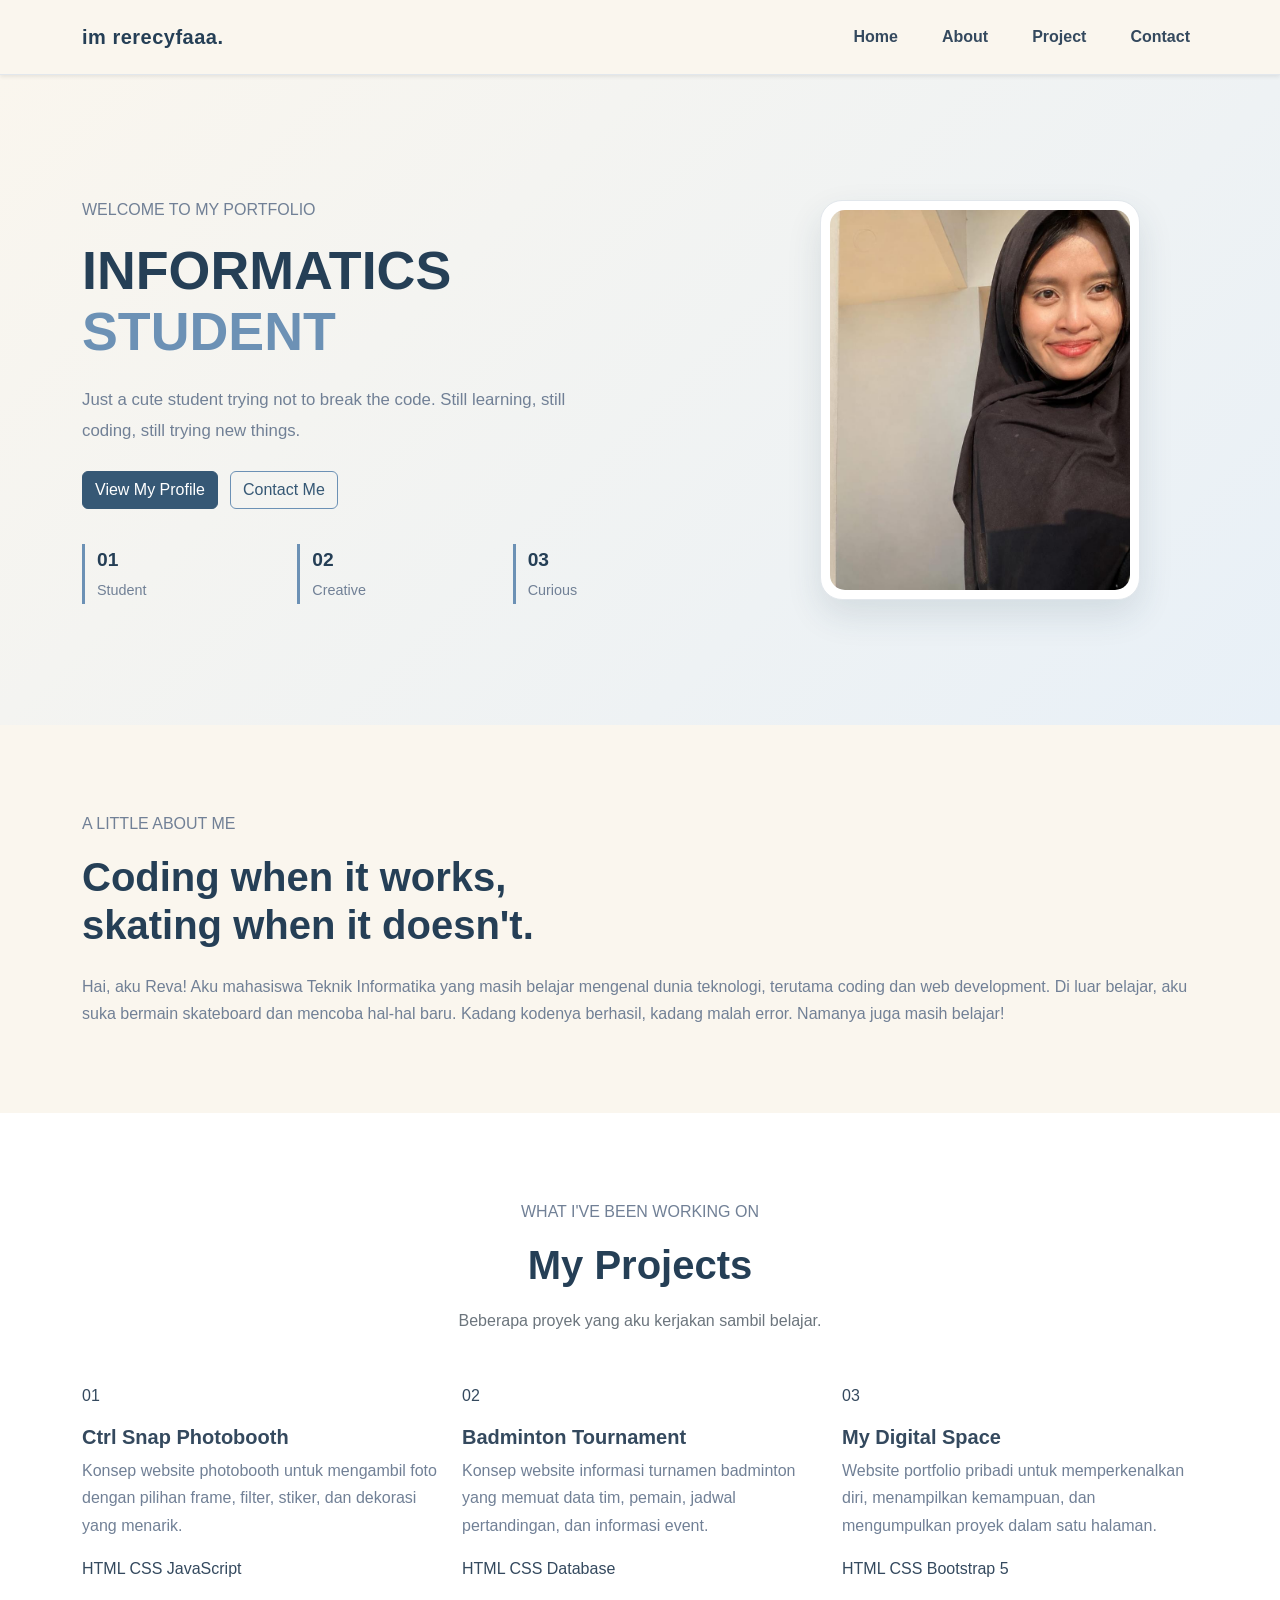
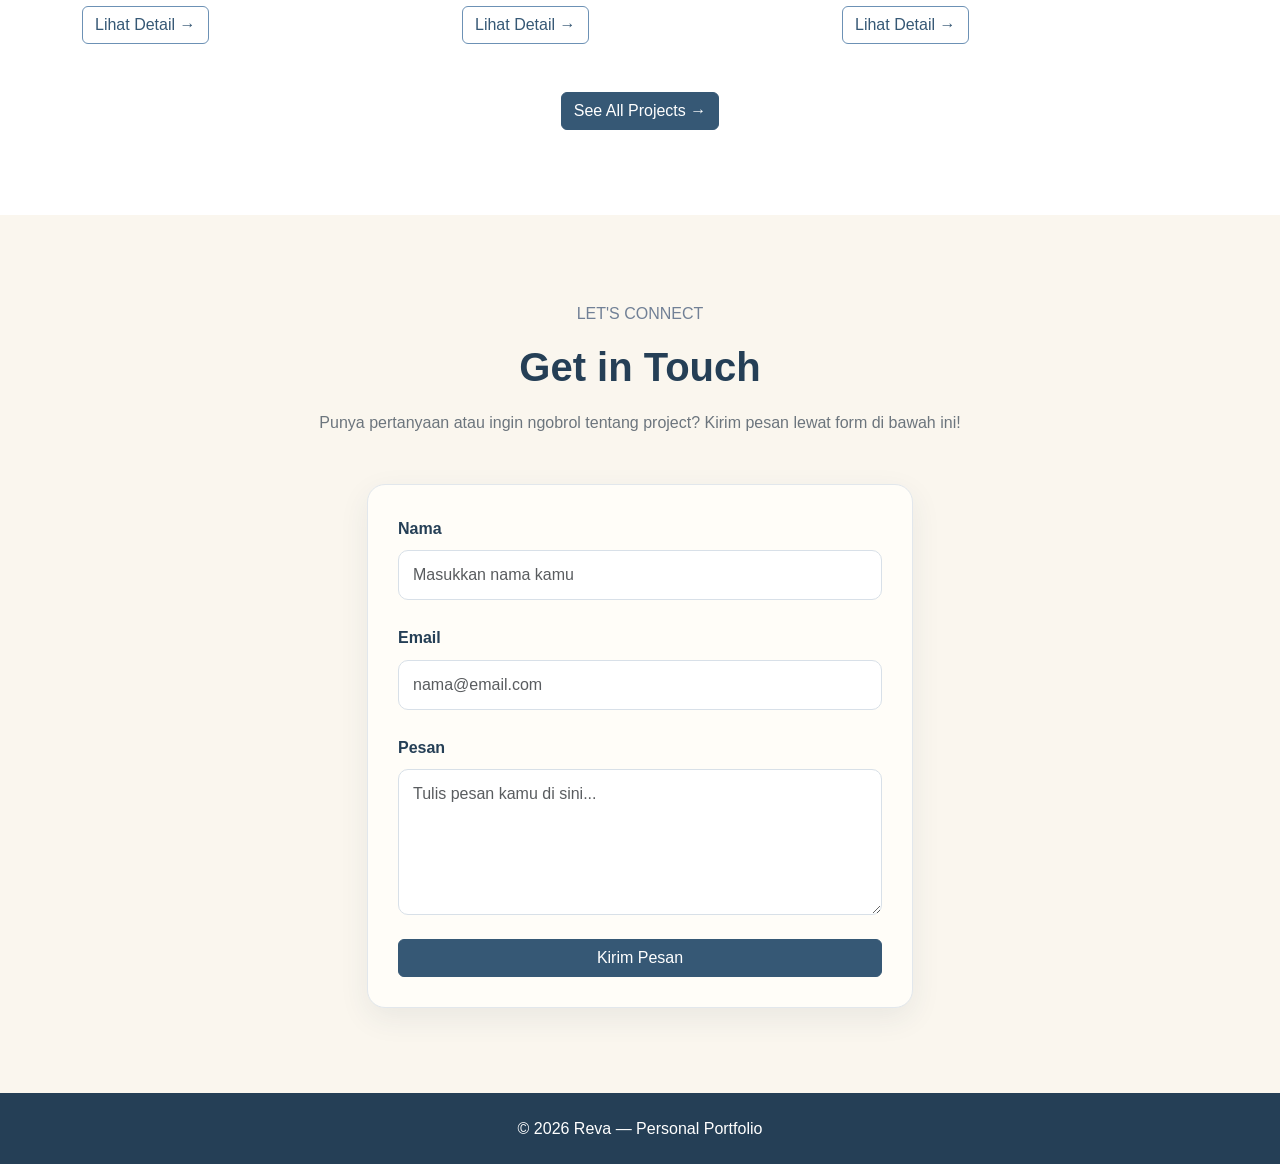
<file: index.html>
<!doctype html>
<html lang="id">
  <head>
    <meta charset="UTF-8" />
    <meta name="viewport" content="width=device-width, initial-scale=1.0" />
    <title>Reva | Personal Portfolio</title>

    <link
      href="https://cdn.jsdelivr.net/npm/bootstrap@5.3.3/dist/css/bootstrap.min.css"
      rel="stylesheet"
    />
    <link rel="stylesheet" href="style.css" />
  </head>

  <body>
    <!-- NAVBAR -->
    <header>
      <nav class="navbar navbar-expand-lg sticky-top shadow-sm">
        <div class="container">
          <a class="navbar-brand" href="#beranda">
            im rerecyfaaa<span>.</span>
          </a>

          <button
            class="navbar-toggler"
            type="button"
            data-bs-toggle="collapse"
            data-bs-target="#menuNavbar"
            aria-controls="menuNavbar"
            aria-expanded="false"
            aria-label="Buka menu navigasi"
          >
            <span class="navbar-toggler-icon"></span>
          </button>

          <div class="collapse navbar-collapse" id="menuNavbar">
            <ul class="navbar-nav ms-auto gap-lg-3">
              <li class="nav-item">
                <a class="nav-link" href="#beranda">Home</a>
              </li>
              <li class="nav-item">
                <a class="nav-link" href="#tentang">About</a>
              </li>
              <li class="nav-item">
                <a class="nav-link" href="#proyek">Project</a>
              </li>
              <li class="nav-item">
                <a class="nav-link" href="#kontak">Contact</a>
              </li>
            </ul>
          </div>
        </div>
      </nav>
    </header>

    <main>
      <!-- HOME -->
      <section id="beranda" class="hero">
        <div class="container">
          <div class="row align-items-center g-5">
            <div class="col-12 col-md-7 hero-text">
              <p class="eyebrow">WELCOME TO MY PORTFOLIO</p>

              <h1>
                INFORMATICS
                <span>STUDENT</span>
              </h1>

              <p class="hero-description">
                Just a cute student trying not to break the code. Still
                learning, still coding, still trying new things.
              </p>

              <div class="hero-actions">
                <a href="#tentang" class="btn btn-primary"> View My Profile </a>

                <a href="#kontak" class="btn btn-outline-primary">
                  Contact Me
                </a>
              </div>

              <div class="hero-stats">
                <div>
                  <strong>01</strong>
                  <span>Student</span>
                </div>
                <div>
                  <strong>02</strong>
                  <span>Creative</span>
                </div>
                <div>
                  <strong>03</strong>
                  <span>Curious</span>
                </div>
              </div>
            </div>

            <div class="col-12 col-md-5 hero-visual">
              <div class="photo-frame">
                <img
                  src="assets/reva fototoooooo.jpeg"
                  alt="Foto profil Reva"
                />
              </div>
            </div>
          </div>
        </div>
      </section>

      <!-- ABOUT -->
      <section id="tentang" class="section-padding">
        <div class="container">
          <div class="mb-4">
            <p class="eyebrow">A LITTLE ABOUT ME</p>
            <h2 class="section-title">
              Coding when it works,<br />
              skating when it doesn't.
            </h2>
          </div>

          <div class="about-box">
            <p class="mb-0">
              Hai, aku Reva! Aku mahasiswa Teknik Informatika yang masih belajar
              mengenal dunia teknologi, terutama coding dan web development. Di
              luar belajar, aku suka bermain skateboard dan mencoba hal-hal
              baru. Kadang kodenya berhasil, kadang malah error. Namanya juga
              masih belajar!
            </p>
          </div>
        </div>
      </section>

      <!-- PROJECT -->
      <section id="proyek" class="section-padding bg-white">
        <div class="container">
          <div class="text-center mb-5">
            <p class="eyebrow">WHAT I'VE BEEN WORKING ON</p>
            <h2 class="section-title">My Projects</h2>
            <p class="text-secondary mt-2">
              Beberapa proyek yang aku kerjakan sambil belajar.
            </p>
          </div>

          <div class="row g-4">
            <!-- PROJECT 01 -->
            <div class="col-12 col-md-6 col-lg-4">
              <article class="project-card h-100">
                <div class="project-number">01</div>
                <h3 class="h5 fw-bold mt-3">Ctrl Snap Photobooth</h3>
                <p>
                  Konsep website photobooth untuk mengambil foto dengan pilihan
                  frame, filter, stiker, dan dekorasi yang menarik.
                </p>

                <span class="project-tag">HTML</span>
                <span class="project-tag">CSS</span>
                <span class="project-tag">JavaScript</span>

                <div class="mt-4">
                  <a href="project.html" class="btn btn-outline-primary">
                    Lihat Detail →
                  </a>
                </div>
              </article>
            </div>

            <!-- PROJECT 02 -->
            <div class="col-12 col-md-6 col-lg-4">
              <article class="project-card h-100">
                <div class="project-number">02</div>
                <h3 class="h5 fw-bold mt-3">Badminton Tournament</h3>
                <p>
                  Konsep website informasi turnamen badminton yang memuat data
                  tim, pemain, jadwal pertandingan, dan informasi event.
                </p>

                <span class="project-tag">HTML</span>
                <span class="project-tag">CSS</span>
                <span class="project-tag">Database</span>

                <div class="mt-4">
                  <a href="project.html" class="btn btn-outline-primary">
                    Lihat Detail →
                  </a>
                </div>
              </article>
            </div>

            <!-- PROJECT 03 -->
            <div class="col-12 col-md-6 col-lg-4">
              <article class="project-card h-100">
                <div class="project-number">03</div>
                <h3 class="h5 fw-bold mt-3">My Digital Space</h3>
                <p>
                  Website portfolio pribadi untuk memperkenalkan diri,
                  menampilkan kemampuan, dan mengumpulkan proyek dalam satu
                  halaman.
                </p>

                <span class="project-tag">HTML</span>
                <span class="project-tag">CSS</span>
                <span class="project-tag">Bootstrap 5</span>

                <div class="mt-4">
                  <a href="project.html" class="btn btn-outline-primary">
                    Lihat Detail →
                  </a>
                </div>
              </article>
            </div>
          </div>

          <div class="text-center mt-5">
            <a href="project.html" class="btn btn-primary">
              See All Projects →
            </a>
          </div>
        </div>
      </section>

      <!-- CONTACT -->
      <section id="kontak" class="section-padding">
        <div class="container">
          <div class="text-center mb-5">
            <p class="eyebrow">LET'S CONNECT</p>
            <h2 class="section-title">Get in Touch</h2>
            <p class="text-secondary mt-3">
              Punya pertanyaan atau ingin ngobrol tentang project? Kirim pesan
              lewat form di bawah ini!
            </p>
          </div>

          <div class="row justify-content-center">
            <div class="col-12 col-md-8 col-lg-6">
              <form
                class="contact-form"
                action="mailto:emailkamu@example.com"
                method="post"
                enctype="text/plain"
              >
                <div class="mb-4">
                  <label for="nama" class="form-label">Nama</label>
                  <input
                    type="text"
                    class="form-control"
                    id="nama"
                    name="Nama"
                    placeholder="Masukkan nama kamu"
                    required
                  />
                </div>

                <div class="mb-4">
                  <label for="email" class="form-label">Email</label>
                  <input
                    type="email"
                    class="form-control"
                    id="email"
                    name="Email"
                    placeholder="nama@email.com"
                    required
                  />
                </div>

                <div class="mb-4">
                  <label for="pesan" class="form-label">Pesan</label>
                  <textarea
                    class="form-control"
                    id="pesan"
                    name="Pesan"
                    rows="5"
                    placeholder="Tulis pesan kamu di sini..."
                    required
                  ></textarea>
                </div>

                <button type="submit" class="btn btn-primary w-100">
                  Kirim Pesan
                </button>
              </form>
            </div>
          </div>
        </div>
      </section>
    </main>

    <!-- FOOTER -->
    <footer class="footer text-center">
      <div class="container">
        <p class="mb-0">&copy; 2026 Reva — Personal Portfolio</p>
      </div>
    </footer>

    <script src="https://cdn.jsdelivr.net/npm/bootstrap@5.3.3/dist/js/bootstrap.bundle.min.js"></script>
  </body>
</html>
</file>
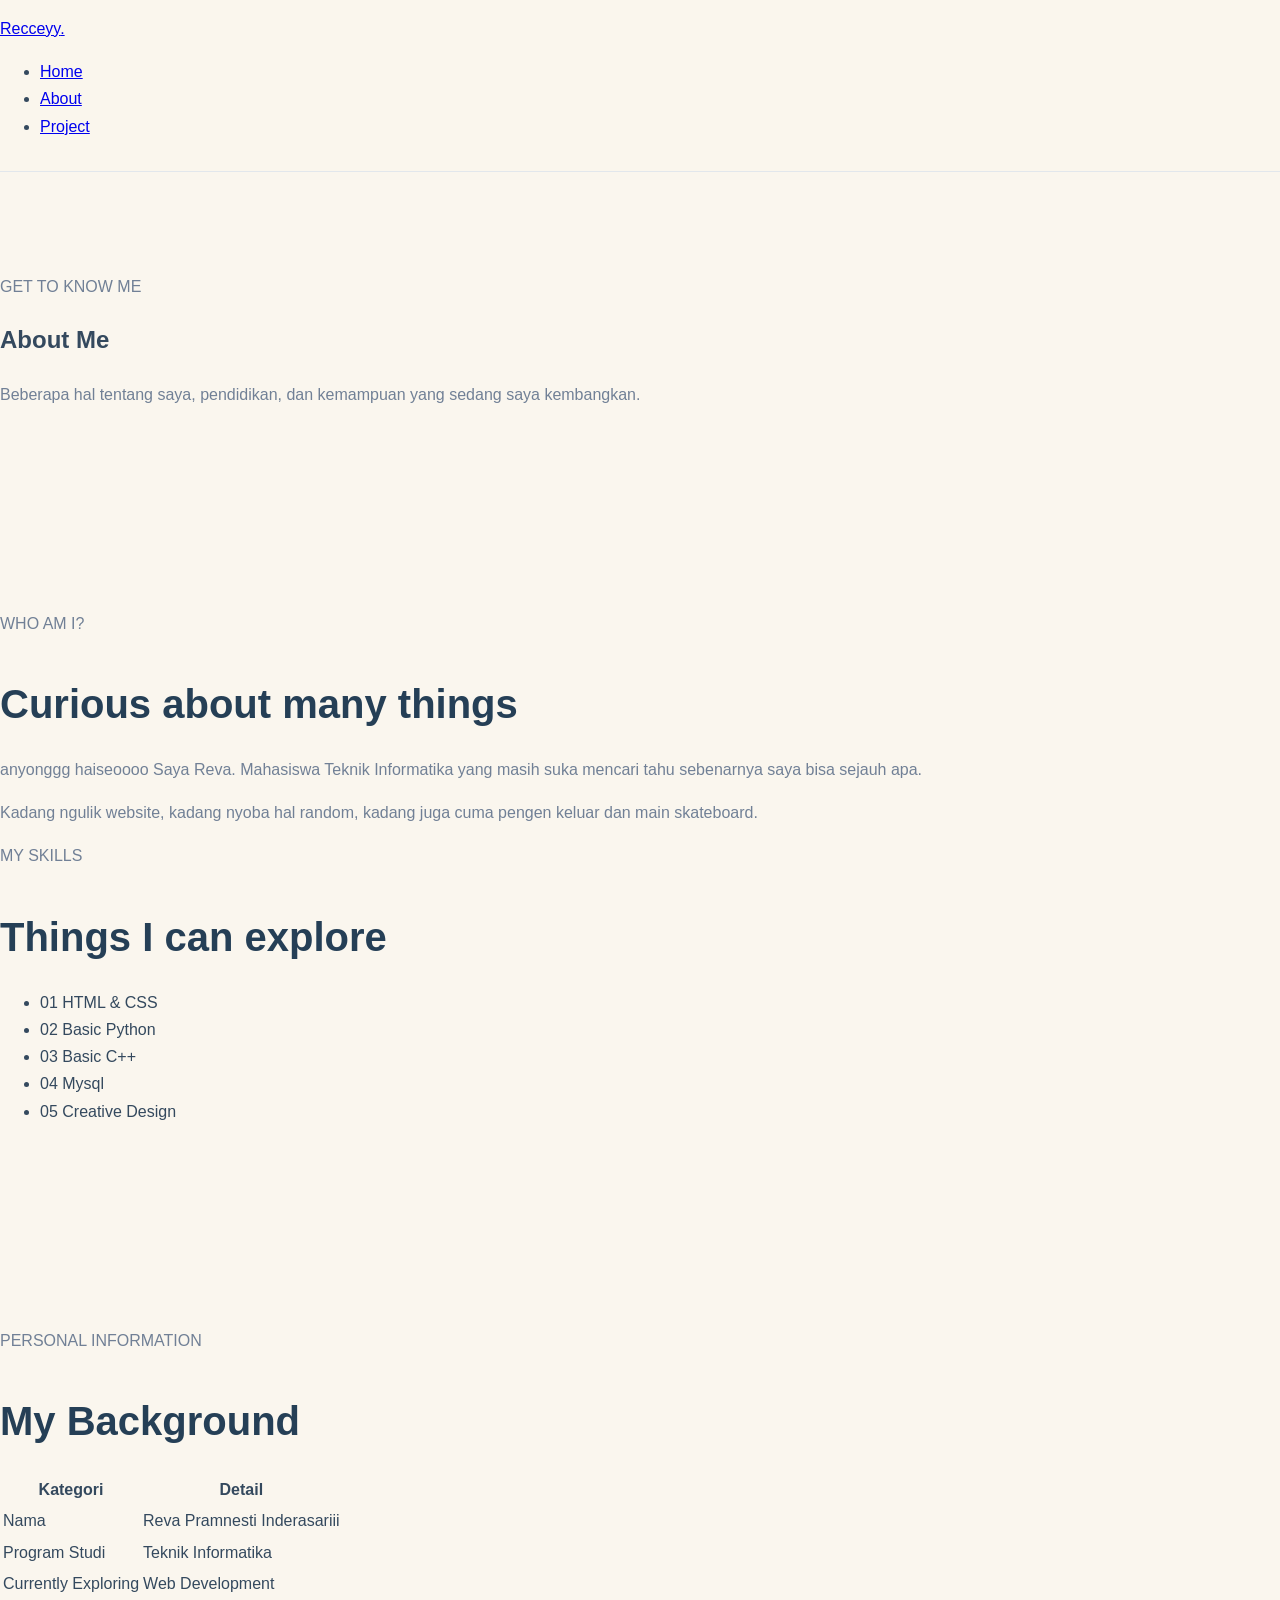
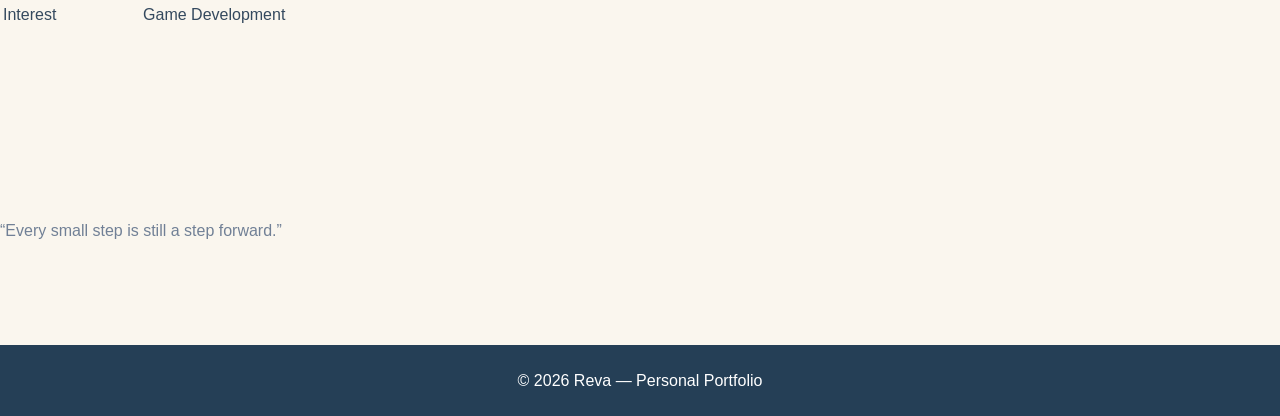
<file: about.html>
<!DOCTYPE html>
<html lang="id">
<head>
    <meta charset="UTF-8">
    <meta name="viewport" content="width=device-width, initial-scale=1.0">
    <title>About | Reva.</title>
    <link rel="stylesheet" href="style.css">
</head>
<body>
    <header class="site-header">
        <nav class="navbar">
            <a href="index.html" class="logo">Recceyy<span>.</span></a>
            <ul class="nav-menu">
                <li><a href="index.html">Home</a></li>
                <li><a href="about.html" class="active">About</a></li>
                <li><a href="project.html">Project</a></li>
            </ul>
        </nav>
    </header>

    <main>
        <section class="page-heading">
            <p class="eyebrow">GET TO KNOW ME</p>
            <h1>About Me</h1>
            <p>Beberapa hal tentang saya, pendidikan, dan kemampuan yang sedang saya kembangkan.</p>
        </section>

        <section class="about-grid">
            <article class="section-card about-story">
                <p class="eyebrow">WHO AM I?</p>
                <h2>Curious about many things</h2>
                <p>
                    anyonggg haiseoooo Saya Reva. Mahasiswa Teknik Informatika yang masih suka mencari tahu sebenarnya saya bisa sejauh apa.
                </p>
                <p>
                    Kadang ngulik website, kadang nyoba hal random, kadang juga cuma pengen keluar dan main skateboard. 
                </p>
            </article>

            <aside class="section-card skills-card">
                <p class="eyebrow">MY SKILLS</p>
                <h2>Things I can explore</h2>
                <ul class="skill-list">
                    <li><span>01</span> HTML & CSS</li>
                    <li><span>02</span> Basic Python</li>
                    <li><span>03</span> Basic C++</li>
                    <li><span>04</span> Mysql</li>
                    <li><span>05</span> Creative Design</li>
                </ul>
            </aside>
        </section>

        <section class="section-card table-section">
            <p class="eyebrow">PERSONAL INFORMATION</p>
            <h2>My Background</h2>
            <div class="table-wrapper">
                <table>
                    <thead>
                        <tr>
                            <th>Kategori</th>
                            <th>Detail</th>
                        </tr>
                    </thead>
                    <tbody>
                        <tr>
                            <td>Nama</td>
                            <td>Reva Pramnesti Inderasariii</td>
                        </tr>
                        <tr>
                            <td>Program Studi</td>
                            <td>Teknik Informatika</td>
                        </tr>
                        <tr>
                            <td>Currently Exploring</td>
                            <td>Web Development</td>
                        </tr>
                        <tr>
                            <td>Interest</td>
                            <td>Game Development</td>
                        </tr>
                    </tbody>
                </table>
            </div>
        </section>

        <section class="quote-section">
            <p>“Every small step is still a step forward.”</p>
        </section>
    </main>

    <footer class="footer">
        <p>© 2026 Reva — Personal Portfolio</p>
    </footer>
</body>
</html>
</file>
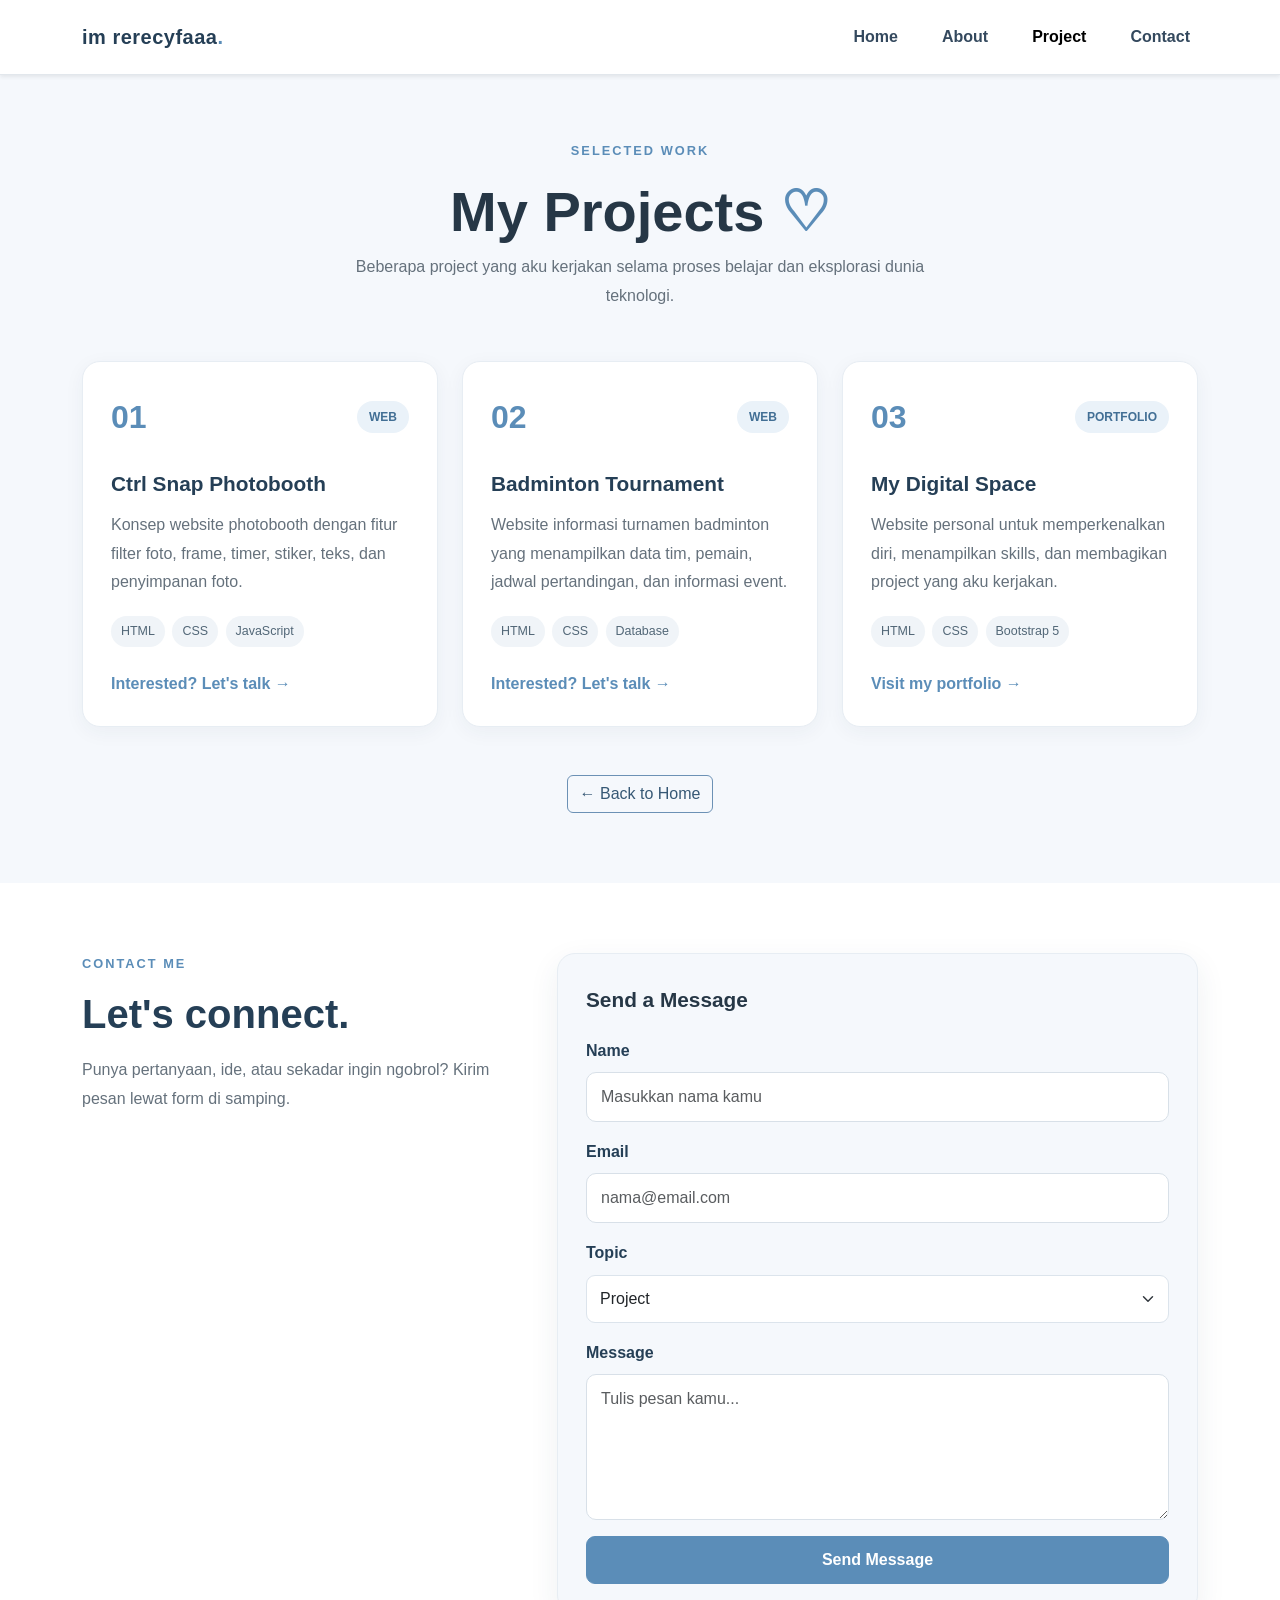
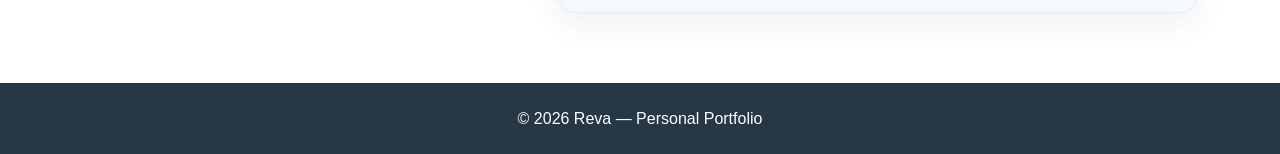
<file: project.html>
<!doctype html>
<html lang="id">
  <head>
    <meta charset="UTF-8" />
    <meta name="viewport" content="width=device-width, initial-scale=1.0" />
    <title>Project | Reva</title>

    <!-- Bootstrap 5 -->
    <link
      href="https://cdn.jsdelivr.net/npm/bootstrap@5.3.3/dist/css/bootstrap.min.css"
      rel="stylesheet"
    />

    <link rel="stylesheet" href="style.css" />

    <style>
      :root {
        --primary: #5b8db8;
        --dark: #263746;
        --soft: #f5f8fc;
      }

      html {
        scroll-behavior: smooth;
        scroll-padding-top: 85px;
      }

      body {
        background: var(--soft);
        color: var(--dark);
        font-family: Arial, sans-serif;
      }

      .navbar {
        background: white;
      }

      .navbar-brand {
        color: var(--dark);
        font-weight: 800;
      }

      .navbar-brand span {
        color: var(--primary);
      }

      .nav-link {
        color: var(--dark);
        font-weight: 600;
      }

      .nav-link:hover,
      .nav-link.active {
        color: var(--primary);
      }

      .eyebrow {
        color: var(--primary);
        font-size: 0.8rem;
        font-weight: 800;
        letter-spacing: 2px;
      }

      .page-heading {
        padding: 65px 0 40px;
        text-align: center;
      }

      .page-heading h1 {
        font-size: clamp(2.2rem, 5vw, 3.5rem);
        font-weight: 800;
      }

      .page-heading p.description {
        max-width: 600px;
        margin: 0 auto;
        color: #65717c;
        line-height: 1.8;
      }

      .project-section {
        padding: 10px 0 70px;
      }

      .project-card {
        height: 100%;
        padding: 28px;
        background: white;
        border: 1px solid #e7edf3;
        border-radius: 18px;
        box-shadow: 0 5px 20px rgba(38, 55, 70, 0.05);
        transition:
          transform 0.2s ease,
          box-shadow 0.2s ease;
      }

      .project-card:hover {
        transform: translateY(-5px);
        box-shadow: 0 12px 28px rgba(38, 55, 70, 0.1);
      }

      .project-top {
        display: flex;
        justify-content: space-between;
        align-items: center;
        margin-bottom: 28px;
      }

      .project-number {
        color: var(--primary);
        font-size: 2rem;
        font-weight: 800;
      }

      .project-type {
        padding: 6px 12px;
        background: #eaf2f9;
        color: #426f95;
        border-radius: 20px;
        font-size: 0.75rem;
        font-weight: 700;
      }

      .project-card h2 {
        font-size: 1.3rem;
        font-weight: 800;
        margin-bottom: 14px;
      }

      .project-card p {
        color: #65717c;
        line-height: 1.8;
      }

      .project-tag {
        display: inline-block;
        margin: 3px 3px 3px 0;
        padding: 5px 10px;
        background: #f0f4f8;
        color: #526777;
        border-radius: 20px;
        font-size: 0.78rem;
      }

      .project-link {
        display: inline-block;
        margin-top: auto;
        padding-top: 20px;
        color: var(--primary);
        font-weight: 700;
        text-decoration: none;
      }

      .project-link:hover {
        color: #365f82;
        text-decoration: underline;
      }

      .form-section {
        padding: 70px 0;
        background: white;
      }

      .form-intro h2 {
        font-size: clamp(1.8rem, 4vw, 2.5rem);
        font-weight: 800;
      }

      .form-intro p:not(.eyebrow) {
        color: #65717c;
        line-height: 1.8;
      }

      .contact-form {
        padding: 28px;
        background: var(--soft);
        border: 1px solid #e7edf3;
        border-radius: 18px;
      }

      .contact-form legend {
        margin-bottom: 20px;
        font-size: 1.3rem;
        font-weight: 800;
      }

      .form-label {
        font-weight: 600;
      }

      .form-control,
      .form-select {
        padding: 11px 13px;
        border: 1px solid #dce4ec;
        border-radius: 9px;
      }

      .form-control:focus,
      .form-select:focus {
        border-color: var(--primary);
        box-shadow: 0 0 0 0.2rem rgba(91, 141, 184, 0.15);
      }

      .btn-main {
        padding: 11px 22px;
        background: var(--primary);
        border: 1px solid var(--primary);
        border-radius: 9px;
        color: white;
        font-weight: 700;
      }

      .btn-main:hover {
        background: #47779f;
        border-color: #47779f;
        color: white;
      }

      .footer {
        padding: 22px 0;
        background: var(--dark);
        color: white;
        text-align: center;
      }

      .footer p {
        margin: 0;
      }

      @media (max-width: 767.98px) {
        .page-heading {
          padding: 45px 15px 30px;
        }

        .project-card,
        .contact-form {
          padding: 22px;
        }

        .form-section {
          padding: 50px 0;
        }
      }
    </style>
  </head>

  <body>
    <!-- HEADER DAN NAVBAR -->
    <header>
      <nav class="navbar navbar-expand-lg sticky-top shadow-sm">
        <div class="container">
          <a href="index.html" class="navbar-brand">
            im rerecyfaaa<span>.</span>
          </a>

          <button
            class="navbar-toggler"
            type="button"
            data-bs-toggle="collapse"
            data-bs-target="#menuNavbar"
            aria-controls="menuNavbar"
            aria-expanded="false"
            aria-label="Buka menu navigasi"
          >
            <span class="navbar-toggler-icon"></span>
          </button>

          <div class="collapse navbar-collapse" id="menuNavbar">
            <ul class="navbar-nav ms-auto gap-lg-3">
              <li class="nav-item">
                <a class="nav-link" href="index.html#beranda">Home</a>
              </li>
              <li class="nav-item">
                <a class="nav-link" href="index.html#tentang">About</a>
              </li>
              <li class="nav-item">
                <a
                  class="nav-link active"
                  aria-current="page"
                  href="project.html"
                  >Project</a
                >
              </li>
              <li class="nav-item">
                <a class="nav-link" href="index.html#kontak">Contact</a>
              </li>
            </ul>
          </div>
        </div>
      </nav>
    </header>

    <main>
      <!-- JUDUL HALAMAN -->
      <section class="page-heading">
        <div class="container">
          <p class="eyebrow">SELECTED WORK</p>
          <h1>My Projects <span style="color: #5b8db8">♡</span></h1>
          <p class="description">
            Beberapa project yang aku kerjakan selama proses belajar dan
            eksplorasi dunia teknologi.
          </p>
        </div>
      </section>

      <!-- DAFTAR PROJECT -->
      <section class="project-section">
        <div class="container">
          <div class="row g-4">
            <!-- PROJECT 1 -->
            <div class="col-12 col-md-6 col-lg-4">
              <article class="project-card d-flex flex-column">
                <div class="project-top">
                  <span class="project-number">01</span>
                  <span class="project-type">WEB</span>
                </div>

                <h2>Ctrl Snap Photobooth</h2>
                <p>
                  Konsep website photobooth dengan fitur filter foto, frame,
                  timer, stiker, teks, dan penyimpanan foto.
                </p>

                <div>
                  <span class="project-tag">HTML</span>
                  <span class="project-tag">CSS</span>
                  <span class="project-tag">JavaScript</span>
                </div>

                <a href="#kontak" class="project-link">
                  Interested? Let's talk →
                </a>
              </article>
            </div>

            <!-- PROJECT 2 -->
            <div class="col-12 col-md-6 col-lg-4">
              <article class="project-card d-flex flex-column">
                <div class="project-top">
                  <span class="project-number">02</span>
                  <span class="project-type">WEB</span>
                </div>

                <h2>Badminton Tournament</h2>
                <p>
                  Website informasi turnamen badminton yang menampilkan data
                  tim, pemain, jadwal pertandingan, dan informasi event.
                </p>

                <div>
                  <span class="project-tag">HTML</span>
                  <span class="project-tag">CSS</span>
                  <span class="project-tag">Database</span>
                </div>

                <a href="#kontak" class="project-link">
                  Interested? Let's talk →
                </a>
              </article>
            </div>

            <!-- PROJECT 3 -->
            <div class="col-12 col-md-6 col-lg-4">
              <article class="project-card d-flex flex-column">
                <div class="project-top">
                  <span class="project-number">03</span>
                  <span class="project-type">PORTFOLIO</span>
                </div>

                <h2>My Digital Space</h2>
                <p>
                  Website personal untuk memperkenalkan diri, menampilkan
                  skills, dan membagikan project yang aku kerjakan.
                </p>

                <div>
                  <span class="project-tag">HTML</span>
                  <span class="project-tag">CSS</span>
                  <span class="project-tag">Bootstrap 5</span>
                </div>

                <a href="index.html" class="project-link">
                  Visit my portfolio →
                </a>
              </article>
            </div>
          </div>

          <div class="text-center mt-5">
            <a href="index.html#proyek" class="btn btn-outline-primary">
              ← Back to Home
            </a>
          </div>
        </div>
      </section>

      <!-- CONTACT FORM -->
      <section id="kontak" class="form-section">
        <div class="container">
          <div class="row g-4 align-items-start">
            <div class="col-12 col-md-5 form-intro">
              <p class="eyebrow">CONTACT ME</p>
              <h2>Let's connect.</h2>
              <p class="mt-3">
                Punya pertanyaan, ide, atau sekadar ingin ngobrol? Kirim pesan
                lewat form di samping.
              </p>
            </div>

            <div class="col-12 col-md-7">
              <form
                action="mailto:emailkamu@example.com"
                method="post"
                enctype="text/plain"
                class="contact-form"
              >
                <fieldset>
                  <legend>Send a Message</legend>

                  <div class="mb-3">
                    <label for="name" class="form-label">Name</label>
                    <input
                      type="text"
                      id="name"
                      name="name"
                      class="form-control"
                      placeholder="Masukkan nama kamu"
                      required
                    />
                  </div>

                  <div class="mb-3">
                    <label for="email" class="form-label">Email</label>
                    <input
                      type="email"
                      id="email"
                      name="email"
                      class="form-control"
                      placeholder="nama@email.com"
                      required
                    />
                  </div>

                  <div class="mb-3">
                    <label for="topic" class="form-label">Topic</label>
                    <select id="topic" name="topic" class="form-select">
                      <option value="project">Project</option>
                      <option value="collaboration">Collaboration</option>
                      <option value="question">Question</option>
                      <option value="other">Other</option>
                    </select>
                  </div>

                  <div class="mb-3">
                    <label for="message" class="form-label">Message</label>
                    <textarea
                      id="message"
                      name="message"
                      class="form-control"
                      rows="5"
                      placeholder="Tulis pesan kamu..."
                      required
                    ></textarea>
                  </div>

                  <button type="submit" class="btn btn-main w-100">
                    Send Message
                  </button>
                </fieldset>
              </form>
            </div>
          </div>
        </div>
      </section>
    </main>

    <!-- FOOTER -->
    <footer class="footer">
      <div class="container">
        <p>&copy; 2026 Reva — Personal Portfolio</p>
      </div>
    </footer>

    <!-- BOOTSTRAP JAVASCRIPT -->
    <script src="https://cdn.jsdelivr.net/npm/bootstrap@5.3.3/dist/js/bootstrap.bundle.min.js"></script>
  </body>
</html>
</file>
<file: style.css>
/* =========================
   WARNA UTAMA
========================= */
:root {
  --cream: #faf6ee;
  --cream-dark: #f0e8d9;
  --blue: #6c91b5;
  --blue-dark: #365875;
  --navy: #253f56;
  --text: #34495e;
  --muted: #718096;
  --white: #ffffff;
  --border: #e2e7ec;
}

/* =========================
   DASAR WEBSITE
========================= */
* {
  box-sizing: border-box;
}

html {
  scroll-behavior: smooth;
  scroll-padding-top: 85px;
}

body {
  margin: 0;
  background: var(--cream);
  color: var(--text);
  font-family: Arial, sans-serif;
  line-height: 1.7;
}

section {
  padding: 85px 0;
  scroll-margin-top: 75px;
}

section h2 {
  margin-bottom: 18px;
  color: var(--navy);
  font-size: clamp(1.8rem, 4vw, 2.5rem);
  font-weight: 700;
}

section p {
  color: var(--muted);
}

/* =========================
   NAVBAR
========================= */
.navbar {
  background: rgba(250, 246, 238, 0.97);
  border-bottom: 1px solid var(--border);
  padding: 15px 0;
}

.navbar .navbar-brand {
  color: var(--navy);
  font-weight: 800;
  letter-spacing: 0.5px;
}

.navbar .nav-link {
  color: var(--text);
  font-weight: 600;
  margin-left: 12px;
  transition: color 0.2s ease;
}

.navbar .nav-link:hover,
.navbar .nav-link:focus {
  color: var(--blue);
}

/* =========================
   HOME / BERANDA
========================= */
.hero {
  padding: 75px 0;
  min-height: 650px;
  display: flex;
  align-items: center;
  background: linear-gradient(135deg, var(--cream), #e8f0f7);
}

.hero > .container > .row {
  display: flex;
  align-items: center;
}

.hero-text {
  min-width: 0;
}

.hero-label {
  color: var(--blue-dark);
  font-size: 0.85rem;
  font-weight: 700;
  letter-spacing: 2px;
  margin-bottom: 18px;
}

.hero h1 {
  margin: 0 0 22px;
  color: var(--navy);
  font-size: clamp(2.5rem, 4.2vw, 4rem);
  line-height: 1.15;
  font-weight: 800;
  overflow-wrap: break-word;
}

.hero h1 span {
  color: var(--blue);
}

.hero-description {
  max-width: 520px;
  margin-bottom: 25px;
  color: var(--muted);
  font-size: 1.05rem;
  line-height: 1.8;
}

.hero-actions {
  display: flex;
  flex-wrap: wrap;
  gap: 12px;
  margin-top: 25px;
}

.hero-visual {
  display: flex;
  flex-direction: column;
  align-items: center;
  justify-content: center;
  min-width: 0;
}

.photo-frame {
  width: 320px;
  max-width: 100%;
  height: 400px;
  padding: 9px;
  background: var(--white);
  border: 1px solid var(--border);
  border-radius: 22px;
  box-shadow: 0 15px 35px rgba(37, 63, 86, 0.12);
  overflow: hidden;
}

.photo-frame img {
  width: 100%;
  height: 100%;
  object-fit: cover;
  object-position: center top;
  border-radius: 15px;
}

.photo-tag {
  position: absolute;
  right: 18px;
  bottom: 20px;
  padding: 8px 13px;
  background: var(--navy);
  color: var(--white);
  border-radius: 8px;
  font-size: 0.8rem;
  font-weight: 700;
}

/* TOMBOL */
.btn-primary {
  background: var(--blue-dark);
  border-color: var(--blue-dark);
  color: var(--white);
}

.btn-primary:hover {
  background: var(--navy);
  border-color: var(--navy);
}

.btn-outline-primary {
  color: var(--blue-dark);
  border-color: var(--blue);
}

.btn-outline-primary:hover {
  background: var(--blue-dark);
  border-color: var(--blue-dark);
  color: var(--white);
}

/* ANGKA DI BERANDA */
.hero-stats {
  display: grid;
  grid-template-columns: repeat(3, minmax(0, 1fr));
  gap: 15px;
  margin-top: 35px;
}

.hero-stats > div {
  min-width: 0;
  padding-left: 12px;
  border-left: 3px solid var(--blue);
}

.hero-stats strong {
  display: block;
  color: var(--navy);
  font-size: 1.2rem;
}

.hero-stats span {
  color: var(--muted);
  font-size: 0.9rem;
}

/* =========================
   ABOUT / TENTANG SAYA
========================= */
#about {
  background: var(--cream);
}

#about .container {
  max-width: 1100px;
}

#about p {
  max-width: 800px;
  line-height: 1.9;
}

/* =========================
   PROJECT / PROYEK
========================= */
#projects {
  background: #edf3f8;
}

#projects .card {
  height: 100%;
  background: var(--white);
  border: 1px solid var(--border);
  border-radius: 16px;
  overflow: hidden;
  transition:
    transform 0.2s ease,
    box-shadow 0.2s ease;
}

#projects .card:hover {
  transform: translateY(-4px);
  box-shadow: 0 12px 25px rgba(37, 63, 86, 0.1);
}

#projects .card-title {
  color: var(--navy);
  font-weight: 700;
}

#projects .card-text {
  color: var(--muted);
}

/* =========================
   CONTACT / KONTAK
========================= */
#contact {
  background: var(--cream);
}

#contact a {
  color: var(--blue-dark);
  text-decoration: none;
}

#contact a:hover {
  text-decoration: underline;
}

/* =========================
   FOOTER
========================= */
footer {
  padding: 22px 0;
  background: var(--navy);
  color: var(--white);
  text-align: center;
}

footer p {
  margin: 0;
  color: var(--white);
}

/* =========================
   TABLET
========================= */
@media (max-width: 991.98px) {
  section {
    padding: 70px 0;
  }

  .hero {
    min-height: 580px;
    padding: 60px 0;
  }

  .photo-frame {
    width: 280px;
    height: 350px;
  }
}

/* =========================
   HP
========================= */
@media (max-width: 767.98px) {
  section {
    padding: 55px 0;
  }

  .hero {
    min-height: auto;
    padding: 45px 0 55px;
  }

  .hero > .container > .row {
    row-gap: 30px;
  }

  .hero-text,
  .hero-visual {
    width: 100%;
  }

  .hero h1 {
    font-size: clamp(2.3rem, 9vw, 3.2rem);
  }

  .hero-description {
    font-size: 1rem;
  }

  .hero-visual {
    margin-top: 5px;
  }

  .photo-frame {
    width: 280px;
    height: 350px;
  }

  .hero-stats {
    gap: 10px;
    margin-top: 25px;
  }

  .hero-stats > div {
    padding-left: 8px;
  }

  .hero-stats strong {
    font-size: 1.05rem;
  }

  .hero-stats span {
    font-size: 0.8rem;
  }

  .navbar .nav-link {
    margin-left: 0;
    padding: 9px 0;
  }
}

/* HP KECIL */
@media (max-width: 380px) {
  .hero h1 {
    font-size: 2.1rem;
  }

  .hero-actions {
    flex-direction: column;
    align-items: stretch;
  }

  .hero-actions .btn {
    width: 100%;
  }

  .photo-frame {
    width: 250px;
    height: 310px;
  }
}

/* CONTACT FORM */
.contact-form {
  padding: 30px;
  background: #fffdf8;
  border: 1px solid var(--border);
  border-radius: 18px;
  box-shadow: 0 10px 30px rgba(37, 63, 86, 0.08);
}

.contact-form .form-label {
  color: var(--navy);
  font-weight: 600;
}

.contact-form .form-control {
  padding: 12px 14px;
  background: #ffffff;
  border: 1px solid #d8e0e8;
  border-radius: 10px;
}

.contact-form .form-control:focus {
  border-color: var(--blue);
  box-shadow: 0 0 0 0.2rem rgba(108, 145, 181, 0.18);
}

@media (max-width: 575.98px) {
  .contact-form {
    padding: 20px;
  }
}
</file>
